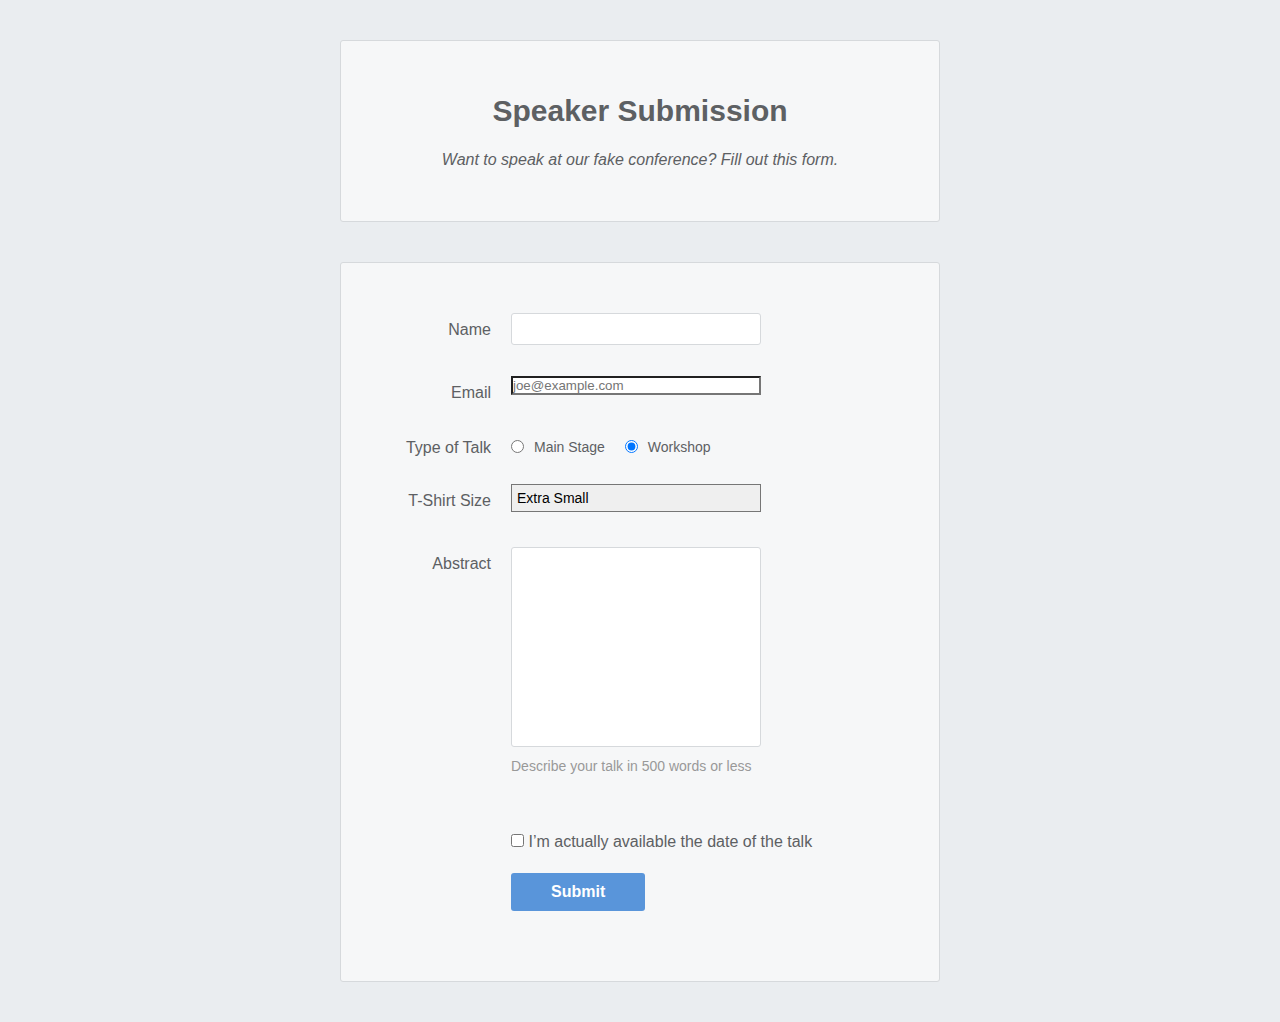
<file: form/form.html>
<html lang='en'>
  <head>
    <meta charset='UTF-8'/>
    <title>Speaker Submission</title>
    <link rel='stylesheet' href='styles.css'/>
  </head>
  <body>
    <header class='speaker-form-header'>
      <h1>Speaker Submission</h1>
      <p><em>Want to speak at our fake conference? Fill out
        this form.</em></p>
    </header>
    <form action='' method='get' class='speaker-form'>

      <div class='form-row'>
        <label for='full-name'>Name</label>
        <input id='full-name' name='full-name' type='text'/>
      </div>

      <div class='form-row'>
        <label for='email'>Email</label>
        <input id='email'
               name='email'
               type='email'
               placeholder='joe@example.com'/>
      </div>

      <fieldset class='legacy-form-row'>
        <legend>Type of Talk</legend>
        <input id='talk-type-1'
               name='talk-type'
               type='radio'
               value='main-stage' />
        <label for='talk-type-1' class='radio-label'>Main Stage</label>
        <input id='talk-type-2'
               name='talk-type'
               type='radio'
               value='workshop'
               checked />
        <label for='talk-type-2' class='radio-label'>Workshop</label>
      </fieldset>

      <div class='form-row'>
        <label for='t-shirt'>T-Shirt Size</label>
        <select id='t-shirt' name='t-shirt'>
          <option value='xs'>Extra Small</option>
          <option value='s'>Small</option>
          <option value='m'>Medium</option>
          <option value='l'>Large</option>
        </select>
      </div>

      <div class='form-row'>
        <label for='abstract'>Abstract</label>
        <textarea id='abstract' name='abstract'></textarea>
        <div class='instructions'>Describe your talk in 500 words or less</div>
      </div>

      <div class='form-row'>
        <label class='checkbox-label' for='available'>
        <input id='available'
               name='available'
               type='checkbox'
               value='is-available'/>
        <span>I’m actually available the date of the talk</span>
        </label>
      </div>

      <div class='form-row'>
        <button>Submit</button>
      </div>
    </form>
  </body>
</html>
</file>
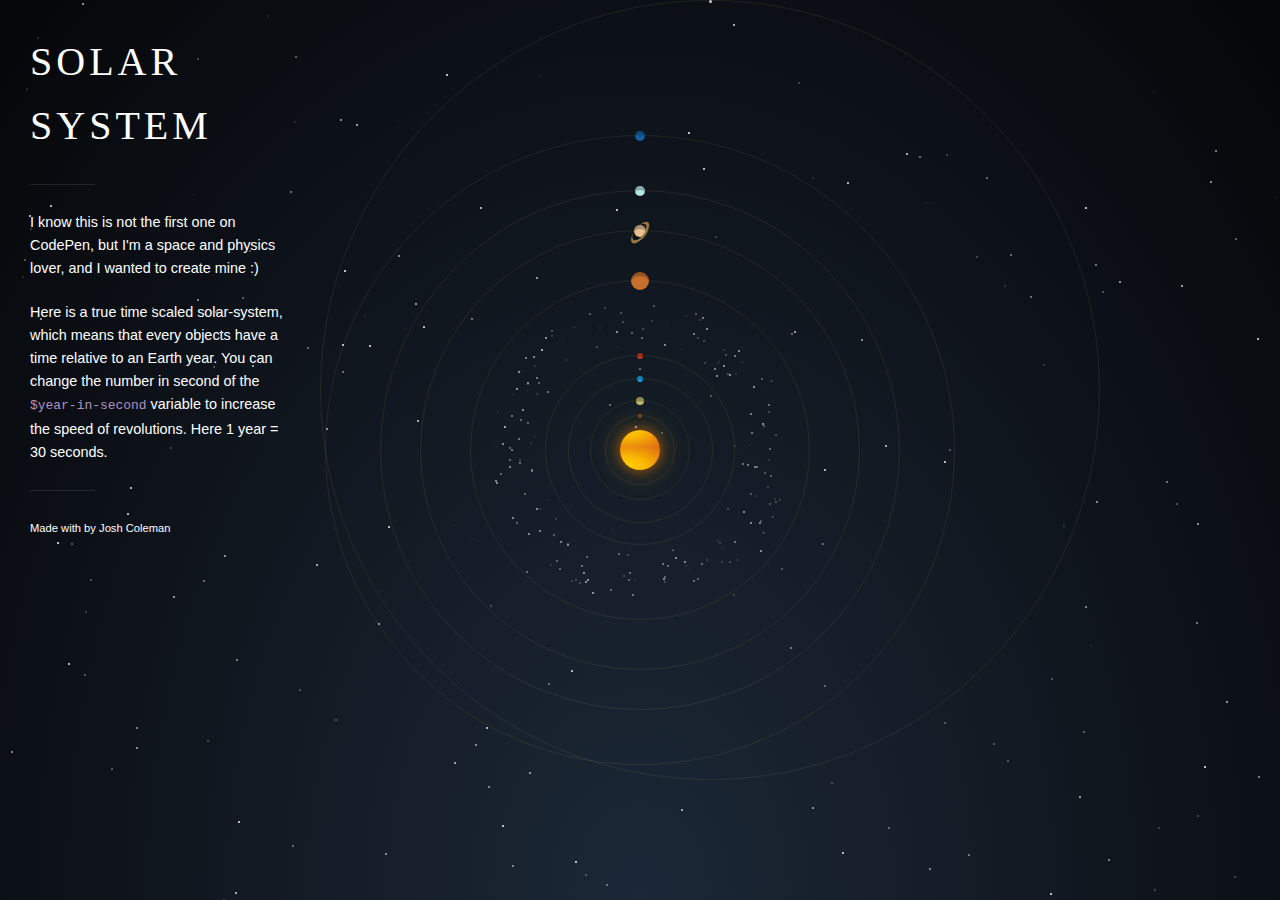
<file: solar/solar.html>
<!DOCTYPE html>
<html lang='en'>
  <head>
    <meta charset='UTF-8'/>
    <title>Not The Mustard</title>
    <link rel="apple-touch-icon" sizes="180x180" href="favicons/apple-touch-icon.png">
    <link rel="icon" type="image/png" sizes="32x32" href="favicons/favicon-32x32.png">
    <link rel="icon" type="image/png" sizes="16x16" href="favicons/favicon-16x16.png">
    <link rel="manifest" href="favicons/site.webmanifest">
    <link rel="mask-icon" href="favicons/safari-pinned-tab.svg" color="#5bbad5">
    <meta name="msapplication-TileColor" content="#da532c">
    <meta name="theme-color" content="#ffffff">
    <link rel='stylesheet' type="text/css" href='styles.css'/>
  </head>
  <body>
      <div class='description'>
        <h1>Solar System</h1>
        <hr>
        <p>
          I know this is not the first one on CodePen, but I'm a space and physics lover, and I wanted to create mine :)
        </p>
        <p>
          Here is a true time scaled solar-system, which means that every objects have a time relative to an Earth year.
          You can change the number in second of the
          <br>
          <code>$year-in-second</code>
          variable to increase the speed of revolutions. Here 1 year = 30 seconds.
        </p>
        <p class='hide'>
          Note the css tricks for the Saturn rings (box-shadow) and reverse animation to compensate the orbit.
        </p>
        <hr>
        <p class='author'>
          Made with
          <i class='fa fa-heart'></i>
          by Josh Coleman
        </p>
      </div>
      <div class='solar-syst'>
        <div class='sun'></div>
        <div class='mercury'></div>
        <div class='venus'></div>
        <div class='earth'></div>
        <div class='mars'></div>
        <div class='jupiter'></div>
        <div class='saturn'></div>
        <div class='uranus'></div>
        <div class='neptune'></div>
        <div class='pluto'></div>
        <div class='asteroids-belt'></div>
      </div>
</body>
</html>
</file>
<file: form/styles.css>
* {
  margin: 0;
  padding: 0;
  box-sizing: border-box;
}

body {
  color: #5D6063;
  background-color: #EAEDF0;
  font-family: "Helvetica", "Arial", sans-serif;
  font-size: 16px;
  line-height: 1.3;

  display: flex;
  flex-direction: column;
  align-items: center;
}

.speaker-form-header {
  text-align: center;
  background-color: #F6F7F8;
  border: 1px solid #D6D9DC;
  border-radius: 3px;

  width: 80%;
  margin: 40px 0;
  padding: 50px;
}

.speaker-form-header h1 {
  font-size: 30px;
  margin-bottom: 20px;
}

.speaker-form {
  background-color: #F6F7F8;
  border: 1px solid #D6D9DC;
  border-radius: 3px;

  width: 80%;
  padding: 50px;
  margin: 0 0 40px 0;
}

.form-row {
  margin-bottom: 40px;
  display: flex;
  justify-content: flex-start;
  flex-direction: column;
  flex-wrap: wrap;
}

.form-row input[type='text'] {
  background-color: #FFFFFF;
  border: 1px solid #D6D9DC;
  border-radius: 3px;
  width: 100%;
  padding: 7px;
  font-size: 14px;
}

.form-row label {
  margin-bottom: 15px;
}

/* Change this rule */
.form-row input[type='text'] {
  background-color: #FFFFFF;
  /* ... */
}

/* To have another selector */
.form-row input[type='text'],
.form-row input[type='email'] {
  background-color: #FFFFFF;
  /* ... */
}

.form-row input[type='text']:invalid,
.form-row input[type='email']:invalid {
  border: 1px solid #D55C5F;
  color: #D55C5F;
  box-shadow: none; /* Remove default red glow in Firefox */
}

.legacy-form-row {
  border: none;
  margin-bottom: 40px;
}

.legacy-form-row legend {
  margin-bottom: 15px;
}

.legacy-form-row .radio-label {
  display: block;
  font-size: 14px;
  padding: 0 20px 0 10px;
}

.legacy-form-row input[type='radio'] {
  margin-top: 2px;
}

.legacy-form-row .radio-label,
.legacy-form-row input[type='radio'] {
  float: left;
}

.form-row select {
  width: 100%;
  padding: 5px;
  font-size: 14px;            /* This won't work in Chrome or Safari */
  -webkit-appearance: none;   /* This will make it work */

}

.form-row textarea {
  font-family: "Helvetica", "Arial", sans-serif;
  font-size: 14px;

  border: 1px solid #D6D9DC;
  border-radius: 3px;

  min-height: 200px;
  margin-bottom: 10px;
  padding: 7px;
  resize: none;
}

.form-row .instructions {
  color: #999999;
  font-size: 14px;
  margin-bottom: 30px;
}

.form-row .checkbox-label {
  margin-bottom: 0;
}

.form-row button {
  font-size: 16px;
  font-weight: bold;

  color: #FFFFFF;
  background-color: #5995DA;

  border: none;
  border-radius: 3px;

  padding: 10px 40px;
  cursor: pointer;
}

.form-row button:hover {
  background-color: #76AEED;
}

.form-row button:active {
  background-color: #407FC7;
}

@media only screen and (min-width: 700px) {
  .speaker-form-header,
  .speaker-form {
    width: 600px;
  }
  .form-row {
    flex-direction: row;
    align-items: flex-start; /* To avoid stretching */
    margin-bottom: 20px;
  }
  .form-row input[type='text'] {
    width: 250px;
    height: initial;
  }
  .form-row label {
    text-align: right;
    width: 120px;
    margin-top: 7px;
    padding-right: 20px;
  }
  .form-row input[type='text'],
  .form-row input[type='email'],    /* Add */
  .form-row select,                 /* These */
  .form-row textarea {              /* Selectors */
    width: 250px;
    height: initial;
  }
  .legacy-form-row {
    margin-bottom: 10px;
  }
  .legacy-form-row legend {
    width: 120px;
    text-align: right;
    padding-right: 20px;
  }
  .legacy-form-row legend {
    float: left;
  }
  .form-row .instructions {
    margin-left: 120px;
  }
  .form-row .checkbox-label {
  margin-left: 120px;
  width: auto;
  }
  .form-row button {
  margin-left: 120px;
  }
}
</file>
<file: solar/styles.css>
/*
  Malik Dellidj - @Dathink

  Solar System orbit animation true time scaled

  Revolution of planets in earth days (from Wikipedia)
  Mercury : ~87,5 days
  Venus : ~224,7 days
  Earth : ~365,2563 days
    + Moon : ~27,3216 days (around earth)
  Mars : ~687 days (~1,8 year)
  Jupiter : ~4 331 days (~12 years)
  Saturn : ~10 747 days (~30 years)
  Uranus : ~30 589 days (~84 years)
  Neptune : ~59 802 days (~165 years)
  Pluto : ~90 580 days (~248 years)
*/
*, *:before, *:after {
  padding: 0;
  margin: 0;
  box-sizing: border-box;
}

html, body {
  height: 100%;
  width: 100%;
}

body {
  font: normal 1em/1.45em "Helvetica Neue", Helvetica, Arial, sans-serif;
  -webkit-font-smoothing: antialiased;
  color: #fff;
  background: radial-gradient(ellipse at bottom, #1C2837 0%, #050608 100%);
  background-attachment: fixed;
}

h1 {
  font-weight: 300;
  font-size: 2.5em;
  text-transform: uppercase;
  font-family: Lato;
  line-height: 1.6em;
  letter-spacing: 0.1em;
}

.description {
  padding: 30px;
  position: absolute;
  top: 0;
  left: 0;
  width: 25%;
  z-index: 999;
}
.description p {
  font-size: 0.9em;
}
.description p + p {
  margin-top: 20px;
}
.description p.author {
  font-size: 0.7em;
}
.description p.author .fa-heart {
  color: #860014;
}

hr {
  margin: 26px 0;
  border: 0;
  border-top: 1px solid white;
  background: transparent;
  width: 25%;
  opacity: 0.1;
}

code {
  color: #ae94c0;
  font-family: Menlo, Monaco, Consolas, "Courier New", monospace;
  font-size: 0.9em;
}

.solar-syst {
  margin: 0 auto;
  width: 100%;
  height: 100%;
  position: relative;
}

.solar-syst:after {
  content: "";
  position: absolute;
  height: 2px;
  width: 2px;
  top: -2px;
  background: white;
  box-shadow: 471px 320px 0 0px rgba(255, 255, 255, 0.547) , 1176px 505px 0 0px rgba(255,255,255, 0.333) , 525px 1643px 0 0px rgba(255,255,255, 0.497) , 164px 1089px 0 0px rgba(255,255,255, 0.881) , 514px 1411px 0 0px rgba(255,255,255, 0.358) , 85px 613px 0 0px rgba(255,255,255, 0.226) , 616px 211px 0 0px rgba(255,255,255, 0.984) , 84px 676px 0 0px rgba(255,255,255, 0.397) , 1052px 1396px 0 0px rgba(255,255,255, 0.413) , 1441px 1600px 0 0px rgba(255,255,255, 0.899) , 356px 126px 0 0px rgba(255,255,255, 0.789) , 512px 867px 0 0px rgba(255,255,255, 0.622) , 199px 1553px 0 0px rgba(255,255,255, 0.126) , 1570px 1265px 0 0px rgba(255,255,255, 0.37) , 1124px 1646px 0 0px rgba(255,255,255, 0.733) , 1256px 1037px 0 0px rgba(255,255,255, 0.415) , 931px 1076px 0 0px rgba(255,255,255, 0.672) , 236px 661px 0 0px rgba(255,255,255, 0.582) , 122px 338px 0 0px rgba(255,255,255, 0.602) , 1187px 21px 0 0px rgba(255,255,255, 0.022) , 242px 299px 0 0px rgba(255,255,255, 0.439) , 294px 123px 0 0px rgba(255,255,255, 0.151) , 1005px 1778px 0 0px rgba(255,255,255, 0.543) , 395px 1199px 0 0px rgba(255,255,255, 0.821) , 1537px 367px 0 0px rgba(255,255,255, 0.327) , 982px 982px 0 0px rgba(255,255,255, 0.939) , 599px 1713px 0 0px rgba(255,255,255, 0.033) , 28px 1468px 0 0px rgba(255,255,255, 0.237) , 968px 856px 0 0px rgba(255,255,255, 0.535) , 1359px 662px 0 0px rgba(255,255,255, 0.031) , 615px 1443px 0 0px rgba(255,255,255, 0.67) , 304px 1589px 0 0px rgba(255,255,255, 0.854) , 1000px 1210px 0 0px rgba(255,255,255, 0.947) , 53px 385px 0 0px rgba(255,255,255, 0.34) , 1301px 37px 0 0px rgba(255,255,255, 0.993) , 229px 1790px 0 0px rgba(255,255,255, 0.747) , 714px 1654px 0 0px rgba(255,255,255, 0.882) , 885px 447px 0 0px rgba(255,255,255, 0.849) , 1698px 578px 0 0px rgba(255,255,255, 0.372) , 910px 1143px 0 0px rgba(255,255,255, 0.519) , 1588px 1167px 0 0px rgba(255,255,255, 0.56) , 913px 1116px 0 0px rgba(255,255,255, 0.247) , 1408px 1426px 0 0px rgba(255,255,255, 0.981) , 1175px 1261px 0 0px rgba(255,255,255, 0.61) , 340px 121px 0 0px rgba(255,255,255, 0.685) , 831px 784px 0 0px rgba(255,255,255, 0.244) , 702px 319px 0 0px rgba(255,255,255, 0.601) , 483px 1572px 0 0px rgba(255,255,255, 0.208) , 335px 721px 0 0px rgba(255,255,255, 0.333) , 1523px 1400px 0 0px rgba(255,255,255, 0.11) , 397px 122px 0 0px rgba(255,255,255, 0.047) , 1648px 1246px 0 0px rgba(255,255,255, 0.681) , 1742px 771px 0 0px rgba(255,255,255, 0.029) , 1410px 1278px 0 0px rgba(255,255,255, 0.649) , 1646px 706px 0 0px rgba(255,255,255, 0.848) , 1055px 1679px 0 0px rgba(255,255,255, 0.144) , 1356px 169px 0 0px rgba(255,255,255, 0.844) , 28px 1778px 0 0px rgba(255,255,255, 0.798) , 585px 876px 0 0px rgba(255,255,255, 0.311) , 526px 573px 0 0px rgba(255,255,255, 0.482) , 1181px 287px 0 0px rgba(255,255,255, 0.812) , 389px 1479px 0 0px rgba(255,255,255, 0.742) , 1294px 137px 0 0px rgba(255,255,255, 0.154) , 292px 847px 0 0px rgba(255,255,255, 0.501) , 1324px 102px 0 0px rgba(255,255,255, 0.133) , 130px 1054px 0 0px rgba(255,255,255, 0.291) , 606px 886px 0 0px rgba(255,255,255, 0.476) , 1757px 1617px 0 0px rgba(255,255,255, 0.229) , 1616px 287px 0 0px rgba(255,255,255, 0.117) , 213px 368px 0 0px rgba(255,255,255, 0.312) , 58px 1290px 0 0px rgba(255,255,255, 0.417) , 1090px 647px 0 0px rgba(255,255,255, 0.114) , 1418px 1682px 0 0px rgba(255,255,255, 0.834) , 1119px 283px 0 0px rgba(255,255,255, 0.732) , 929px 870px 0 0px rgba(255,255,255, 0.62) , 1108px 861px 0 0px rgba(255,255,255, 0.615) , 1511px 1582px 0 0px rgba(255,255,255, 0.121) , 82px 5px 0 0px rgba(255,255,255, 0.74) , 1399px 58px 0 0px rgba(255,255,255, 0.02) , 1002px 1651px 0 0px rgba(255,255,255, 0.115) , 575px 863px 0 0px rgba(255,255,255, 0.972) , 1321px 1651px 0 0px rgba(255,255,255, 0.644) , 1640px 83px 0 0px rgba(255,255,255, 0.797) , 710px 397px 0 0px rgba(255,255,255, 0.345) , 1787px 1179px 0 0px rgba(255,255,255, 0.96) , 1061px 1204px 0 0px rgba(255,255,255, 0.708) , 1357px 869px 0 0px rgba(255,255,255, 0.559) , 1070px 1693px 0 0px rgba(255,255,255, 0.977) , 1736px 1599px 0 0px rgba(255,255,255, 0.363) , 226px 997px 0 0px rgba(255,255,255, 0.619) , 262px 1395px 0 0px rgba(255,255,255, 0.42) , 191px 196px 0 0px rgba(255,255,255, 0.071) , 1522px 1483px 0 0px rgba(255,255,255, 0.562) , 1157px 963px 0 0px rgba(255,255,255, 0.387) , 169px 1074px 0 0px rgba(255,255,255, 0.076) , 1364px 346px 0 0px rgba(255,255,255, 0.676) , 1202px 1495px 0 0px rgba(255,255,255, 0.931) , 833px 1533px 0 0px rgba(255,255,255, 0.772) , 1379px 1023px 0 0px rgba(255,255,255, 0.485) , 64px 1303px 0 0px rgba(255,255,255, 0.73) , 681px 811px 0 0px rgba(255,255,255, 0.804) , 223px 901px 0 0px rgba(255,255,255, 0.265) , 784px 1204px 0 0px rgba(255,255,255, 0.003) , 1397px 606px 0 0px rgba(255,255,255, 0.423) , 1673px 1780px 0 0px rgba(255,255,255, 0.36) , 1567px 1497px 0 0px rgba(255,255,255, 0.922) , 1529px 665px 0 0px rgba(255,255,255, 0.774) , 326px 430px 0 0px rgba(255,255,255, 0.682) , 655px 919px 0 0px rgba(255,255,255, 0.989) , 613px 1397px 0 0px rgba(255,255,255, 0.513) , 1489px 505px 0 0px rgba(255,255,255, 0.091) , 130px 489px 0 0px rgba(255,255,255, 0.882) , 1275px 198px 0 0px rgba(255,255,255, 0.065) , 197px 60px 0 0px rgba(255,255,255, 0.328) , 812px 179px 0 0px rgba(255,255,255, 0.142) , 733px 596px 0 0px rgba(255,255,255, 0.21) , 1189px 1722px 0 0px rgba(255,255,255, 0.977) , 944px 463px 0 0px rgba(255,255,255, 0.934) , 1782px 497px 0 0px rgba(255,255,255, 0.335) , 385px 855px 0 0px rgba(255,255,255, 0.654) , 1288px 462px 0 0px rgba(255,255,255, 0.511) , 1083px 733px 0 0px rgba(255,255,255, 0.416) , 1378px 216px 0 0px rgba(255,255,255, 0.428) , 365px 1391px 0 0px rgba(255,255,255, 0.576) , 295px 58px 0 0px rgba(255,255,255, 0.424) , 1427px 635px 0 0px rgba(255,255,255, 0.269) , 974px 1652px 0 0px rgba(255,255,255, 0.541) , 847px 184px 0 0px rgba(255,255,255, 0.895) , 729px 1277px 0 0px rgba(255,255,255, 0.793) , 26px 90px 0 0px rgba(255,255,255, 0.155) , 1234px 878px 0 0px rgba(255,255,255, 0.268) , 1030px 298px 0 0px rgba(255,255,255, 0.52) , 238px 823px 0 0px rgba(255,255,255, 0.944) , 453px 527px 0 0px rgba(255,255,255, 0.066) , 1170px 1399px 0 0px rgba(255,255,255, 0.369) , 1079px 798px 0 0px rgba(255,255,255, 0.745) , 1781px 758px 0 0px rgba(255,255,255, 0.43) , 609px 406px 0 0px rgba(255,255,255, 0.506) , 1584px 1294px 0 0px rgba(255,255,255, 0.893) , 592px 1779px 0 0px rgba(255,255,255, 0.883) , 29px 1197px 0 0px rgba(255,255,255, 0.449) , 1405px 1001px 0 0px rgba(255,255,255, 0.759) , 541px 351px 0 0px rgba(255,255,255, 0.846) , 600px 1355px 0 0px rgba(255,255,255, 0.841) , 1601px 100px 0 0px rgba(255,255,255, 0.376) , 831px 1772px 0 0px rgba(255,255,255, 0.745) , 790px 649px 0 0px rgba(255,255,255, 0.519) , 471px 540px 0 0px rgba(255,255,255, 0.088) , 1329px 275px 0 0px rgba(255,255,255, 0.932) , 1768px 1223px 0 0px rgba(255,255,255, 0.022) , 490px 607px 0 0px rgba(255,255,255, 0.282) , 1767px 1340px 0 0px rgba(255,255,255, 0.524) , 703px 170px 0 0px rgba(255,255,255, 0.934) , 307px 349px 0 0px rgba(255,255,255, 0.499) , 1373px 339px 0 0px rgba(255,255,255, 0.876) , 727px 1522px 0 0px rgba(255,255,255, 0.892) , 1472px 1549px 0 0px rgba(255,255,255, 0.057) , 620px 1618px 0 0px rgba(255,255,255, 0.408) , 235px 894px 0 0px rgba(255,255,255, 0.854) , 1014px 1572px 0 0px rgba(255,255,255, 0.059) , 741px 1348px 0 0px rgba(255,255,255, 0.272) , 563px 1095px 0 0px rgba(255,255,255, 0.358) , 215px 313px 0 0px rgba(255,255,255, 0.494) , 364px 317px 0 0px rgba(255,255,255, 0.112) , 1648px 472px 0 0px rgba(255,255,255, 0.7) , 20px 974px 0 0px rgba(255,255,255, 0.218) , 1096px 503px 0 0px rgba(255,255,255, 0.656) , 1102px 293px 0 0px rgba(255,255,255, 0.361) , 357px 1622px 0 0px rgba(255,255,255, 0.523) , 669px 1068px 0 0px rgba(255,255,255, 0.047) , 958px 1789px 0 0px rgba(255,255,255, 0.969) , 635px 428px 0 0px rgba(255,255,255, 0.729) , 798px 84px 0 0px rgba(255,255,255, 0.26) , 1188px 1647px 0 0px rgba(255,255,255, 0.215) , 592px 594px 0 0px rgba(255,255,255, 0.694) , 1334px 609px 0 0px rgba(255,255,255, 0.839) , 826px 1236px 0 0px rgba(255,255,255, 0.98) , 1108px 1060px 0 0px rgba(255,255,255, 0.783) , 1316px 851px 0 0px rgba(255,255,255, 0.246) , 1258px 778px 0 0px rgba(255,255,255, 0.605) , 824px 687px 0 0px rgba(255,255,255, 0.448) , 486px 729px 0 0px rgba(255,255,255, 0.883) , 1373px 4px 0 0px rgba(255,255,255, 0.371) , 431px 917px 0 0px rgba(255,255,255, 0.412) , 585px 1777px 0 0px rgba(255,255,255, 0.23) , 986px 179px 0 0px rgba(255,255,255, 0.49) , 842px 854px 0 0px rgba(255,255,255, 0.946) , 720px 1726px 0 0px rgba(255,255,255, 0.786) , 205px 1692px 0 0px rgba(255,255,255, 0.659) , 1104px 1128px 0 0px rgba(255,255,255, 0.424) , 1120px 1350px 0 0px rgba(255,255,255, 0.415) , 272px 1169px 0 0px rgba(255,255,255, 0.515) , 71px 545px 0 0px rgba(255,255,255, 0.398) , 768px 1689px 0 0px rgba(255,255,255, 0.361) , 861px 341px 0 0px rgba(255,255,255, 0.677) , 1154px 891px 0 0px rgba(255,255,255, 0.286) , 1226px 703px 0 0px rgba(255,255,255, 0.724) , 50px 207px 0 0px rgba(255,255,255, 0.938) , 11px 753px 0 0px rgba(255,255,255, 0.674) , 673px 1257px 0 0px rgba(255,255,255, 0.927) , 1515px 1602px 0 0px rgba(255,255,255, 0.328) , 40px 320px 0 0px rgba(255,255,255, 0.758) , 612px 531px 0 0px rgba(255,255,255, 0.07) , 822px 545px 0 0px rgba(255,255,255, 0.44) , 1499px 971px 0 0px rgba(255,255,255, 0.22) , 1719px 394px 0 0px rgba(255,255,255, 0.828) , 533px 358px 0 0px rgba(255,255,255, 0.625) , 1063px 527px 0 0px rgba(255,255,255, 0.182) , 1561px 743px 0 0px rgba(255,255,255, 0.957) , 22px 278px 0 0px rgba(255,255,255, 0.185) , 1596px 95px 0 0px rgba(255,255,255, 0.001) , 61px 1634px 0 0px rgba(255,255,255, 0.615) , 616px 1569px 0 0px rgba(255,255,255, 0.941) , 1760px 755px 0 0px rgba(255,255,255, 0.194) , 1752px 114px 0 0px rgba(255,255,255, 0.513) , 57px 544px 0 0px rgba(255,255,255, 0.983) , 844px 1676px 0 0px rgba(255,255,255, 0.383) , 1108px 1112px 0 0px rgba(255,255,255, 0.551) , 1453px 1480px 0 0px rgba(255,255,255, 0.565) , 1210px 183px 0 0px rgba(255,255,255, 0.679) , 1011px 1305px 0 0px rgba(255,255,255, 0.343) , 1158px 829px 0 0px rgba(255,255,255, 0.245) , 993px 745px 0 0px rgba(255,255,255, 0.357) , 1050px 895px 0 0px rgba(255,255,255, 0.984) , 325px 970px 0 0px rgba(255,255,255, 0.149) , 1459px 1436px 0 0px rgba(255,255,255, 0.548) , 136px 729px 0 0px rgba(255,255,255, 0.602) , 646px 1092px 0 0px rgba(255,255,255, 0.414) , 715px 238px 0 0px rgba(255,255,255, 0.247) , 1536px 294px 0 0px rgba(255,255,255, 0.773) , 629px 1252px 0 0px rgba(255,255,255, 0.519) , 976px 258px 0 0px rgba(255,255,255, 0.262) , 540px 77px 0 0px rgba(255,255,255, 0.09) , 378px 625px 0 0px rgba(255,255,255, 0.71) , 718px 1766px 0 0px rgba(255,255,255, 0.015) , 1503px 696px 0 0px rgba(255,255,255, 0.137) , 570px 1437px 0 0px rgba(255,255,255, 0.733) , 1755px 944px 0 0px rgba(255,255,255, 0.155) , 1416px 99px 0 0px rgba(255,255,255, 0.463) , 585px 239px 0 0px rgba(255,255,255, 0.025) , 175px 1095px 0 0px rgba(255,255,255, 0.132) , 829px 1066px 0 0px rgba(255,255,255, 0.947) , 227px 1280px 0 0px rgba(255,255,255, 0.713) , 791px 335px 0 0px rgba(255,255,255, 0.45) , 730px 1438px 0 0px rgba(255,255,255, 0.508) , 1363px 1116px 0 0px rgba(255,255,255, 0.049) , 1776px 624px 0 0px rgba(255,255,255, 0.988) , 423px 328px 0 0px rgba(255,255,255, 0.943) , 1409px 1046px 0 0px rgba(255,255,255, 0.52) , 1562px 1px 0 0px rgba(255,255,255, 0.403) , 1010px 256px 0 0px rgba(255,255,255, 0.483) , 480px 209px 0 0px rgba(255,255,255, 0.881) , 207px 742px 0 0px rgba(255,255,255, 0.323) , 1051px 680px 0 0px rgba(255,255,255, 0.347) , 1018px 1608px 0 0px rgba(255,255,255, 0.847) , 1197px 525px 0 0px rgba(255,255,255, 0.721) , 990px 1618px 0 0px rgba(255,255,255, 0.31) , 68px 665px 0 0px rgba(255,255,255, 0.896) , 1196px 624px 0 0px rgba(255,255,255, 0.575) , 595px 1107px 0 0px rgba(255,255,255, 0.842) , 293px 913px 0 0px rgba(255,255,255, 0.108) , 37px 39px 0 0px rgba(255,255,255, 0.17) , 290px 193px 0 0px rgba(255,255,255, 0.5) , 388px 528px 0 0px rgba(255,255,255, 0.944) , 690px 1172px 0 0px rgba(255,255,255, 0.257) , 1720px 839px 0 0px rgba(255,255,255, 0.292) , 203px 582px 0 0px rgba(255,255,255, 0.502) , 1095px 266px 0 0px rgba(255,255,255, 0.558) , 1582px 152px 0 0px rgba(255,255,255, 0.761) , 525px 1004px 0 0px rgba(255,255,255, 0.278) , 1518px 125px 0 0px rgba(255,255,255, 0.736) , 345px 1448px 0 0px rgba(255,255,255, 0.785) , 1579px 833px 0 0px rgba(255,255,255, 0.326) , 1725px 1416px 0 0px rgba(255,255,255, 0.584) , 1180px 1512px 0 0px rgba(255,255,255, 0.666) , 1438px 1454px 0 0px rgba(255,255,255, 0.794) , 661px 434px 0 0px rgba(255,255,255, 0.36) , 455px 1687px 0 0px rgba(255,255,255, 0.138) , 1066px 1119px 0 0px rgba(255,255,255, 0.677) , 1166px 483px 0 0px rgba(255,255,255, 0.531) , 1153px 93px 0 0px rgba(255,255,255, 0.102) , 906px 1457px 0 0px rgba(255,255,255, 0.582) , 1215px 152px 0 0px rgba(255,255,255, 0.595) , 1580px 779px 0 0px rgba(255,255,255, 0.657) , 1383px 1117px 0 0px rgba(255,255,255, 0.797) , 1003px 1372px 0 0px rgba(255,255,255, 0.666) , 1155px 1559px 0 0px rgba(255,255,255, 1) , 882px 1682px 0 0px rgba(255,255,255, 0.41) , 1079px 1596px 0 0px rgba(255,255,255, 0.914) , 1004px 287px 0 0px rgba(255,255,255, 0.171) , 315px 1019px 0 0px rgba(255,255,255, 0.836) , 263px 1516px 0 0px rgba(255,255,255, 0.482) , 1085px 1133px 0 0px rgba(255,255,255, 0.471) , 1355px 1456px 0 0px rgba(255,255,255, 0.628) , 654px 1753px 0 0px rgba(255,255,255, 0.002) , 346px 1105px 0 0px rgba(255,255,255, 0.011) , 316px 566px 0 0px rgba(255,255,255, 0.818) , 1680px 93px 0 0px rgba(255,255,255, 0.781) , 1537px 844px 0 0px rgba(255,255,255, 0.131) , 781px 570px 0 0px rgba(255,255,255, 0.314) , 488px 788px 0 0px rgba(255,255,255, 0.598) , 257px 1679px 0 0px rgba(255,255,255, 0.829) , 91px 1139px 0 0px rgba(255,255,255, 0.32) , 1767px 439px 0 0px rgba(255,255,255, 0.412) , 1779px 985px 0 0px rgba(255,255,255, 0.997) , 653px 307px 0 0px rgba(255,255,255, 0.361) , 111px 770px 0 0px rgba(255,255,255, 0.361) , 1375px 88px 0 0px rgba(255,255,255, 0.729) , 299px 691px 0 0px rgba(255,255,255, 0.308) , 90px 581px 0 0px rgba(255,255,255, 0.363) , 1511px 1047px 0 0px rgba(255,255,255, 0.959) , 722px 1271px 0 0px rgba(255,255,255, 0.417) , 1699px 1589px 0 0px rgba(255,255,255, 0.844) , 751px 434px 0 0px rgba(255,255,255, 0.537) , 1244px 1758px 0 0px rgba(255,255,255, 0.153) , 510px 1214px 0 0px rgba(255,255,255, 0.603) , 787px 1469px 0 0px rgba(255,255,255, 0.444) , 140px 1697px 0 0px rgba(255,255,255, 0.58) , 1709px 444px 0 0px rgba(255,255,255, 0.508) , 548px 685px 0 0px rgba(255,255,255, 0.463) , 1451px 327px 0 0px rgba(255,255,255, 0.529) , 1291px 516px 0 0px rgba(255,255,255, 0.194) , 906px 155px 0 0px rgba(255,255,255, 0.892) , 119px 1684px 0 0px rgba(255,255,255, 0.731) , 970px 993px 0 0px rgba(255,255,255, 0.699) , 814px 1533px 0 0px rgba(255,255,255, 0.224) , 342px 346px 0 0px rgba(255,255,255, 0.946) , 1771px 494px 0 0px rgba(255,255,255, 0.147) , 1432px 663px 0 0px rgba(255,255,255, 0.675) , 420px 1448px 0 0px rgba(255,255,255, 0.995) , 398px 257px 0 0px rgba(255,255,255, 0.679) , 1742px 1398px 0 0px rgba(255,255,255, 0.625) , 135px 1627px 0 0px rgba(255,255,255, 0.212) , 152px 309px 0 0px rgba(255,255,255, 0.389) , 1339px 167px 0 0px rgba(255,255,255, 0.919) , 1451px 1733px 0 0px rgba(255,255,255, 0.451) , 794px 333px 0 0px rgba(255,255,255, 0.763) , 117px 1777px 0 0px rgba(255,255,255, 0.117) , 146px 985px 0 0px rgba(255,255,255, 0.758) , 1085px 209px 0 0px rgba(255,255,255, 0.942) , 558px 1641px 0 0px rgba(255,255,255, 0.665) , 1093px 1778px 0 0px rgba(255,255,255, 0.837) , 24px 261px 0 0px rgba(255,255,255, 0.395) , 170px 449px 0 0px rgba(255,255,255, 0.256) , 588px 1019px 0 0px rgba(255,255,255, 0.965) , 1199px 902px 0 0px rgba(255,255,255, 0.305) , 1553px 705px 0 0px rgba(255,255,255, 0.998) , 526px 392px 0 0px rgba(255,255,255, 0.034) , 949px 451px 0 0px rgba(255,255,255, 0.348) , 1630px 382px 0 0px rgba(255,255,255, 0.937) , 605px 1274px 0 0px rgba(255,255,255, 0.145) , 1286px 110px 0 0px rgba(255,255,255, 0.661) , 504px 428px 0 0px rgba(255,255,255, 0.825) , 1138px 1757px 0 0px rgba(255,255,255, 0.135) , 919px 158px 0 0px rgba(255,255,255, 0.502) , 1281px 289px 0 0px rgba(255,255,255, 0.132) , 554px 1717px 0 0px rgba(255,255,255, 0.033) , 1546px 1745px 0 0px rgba(255,255,255, 0.89) , 1043px 366px 0 0px rgba(255,255,255, 0.208) , 267px 17px 0 0px rgba(255,255,255, 0.141) , 1716px 970px 0 0px rgba(255,255,255, 0.446) , 781px 1759px 0 0px rgba(255,255,255, 0.6) , 454px 764px 0 0px rgba(255,255,255, 0.798) , 43px 975px 0 0px rgba(255,255,255, 0.145) , 1243px 1520px 0 0px rgba(255,255,255, 0.872) , 1519px 710px 0 0px rgba(255,255,255, 0.628) , 1255px 1693px 0 0px rgba(255,255,255, 0.099) , 236px 1300px 0 0px rgba(255,255,255, 0.226) , 992px 1614px 0 0px rgba(255,255,255, 0.916) , 1292px 112px 0 0px rgba(255,255,255, 0.994) , 1270px 1546px 0 0px rgba(255,255,255, 0.11) , 1542px 682px 0 0px rgba(255,255,255, 0.733) , 571px 672px 0 0px rgba(255,255,255, 0.881) , 1285px 549px 0 0px rgba(255,255,255, 0.297) , 33px 926px 0 0px rgba(255,255,255, 0.765) , 44px 1553px 0 0px rgba(255,255,255, 0.748) , 1037px 1399px 0 0px rgba(255,255,255, 0.65) , 179px 1656px 0 0px rgba(255,255,255, 0.331) , 1445px 999px 0 0px rgba(255,255,255, 0.386) , 185px 381px 0 0px rgba(255,255,255, 0.261) , 420px 1096px 0 0px rgba(255,255,255, 0.587) , 1085px 608px 0 0px rgba(255,255,255, 0.616) , 224px 557px 0 0px rgba(255,255,255, 0.702) , 83px 1271px 0 0px rgba(255,255,255, 0.912) , 446px 76px 0 0px rgba(255,255,255, 0.961) , 1713px 789px 0 0px rgba(255,255,255, 0.134) , 30px 230px 0 0px rgba(255,255,255, 0.235) , 469px 1098px 0 0px rgba(255,255,255, 0.181) , 1257px 340px 0 0px rgba(255,255,255, 0.913) , 1800px 1488px 0 0px rgba(255,255,255, 0.987) , 536px 279px 0 0px rgba(255,255,255, 0.724) , 1614px 171px 0 0px rgba(255,255,255, 0.531) , 478px 1568px 0 0px rgba(255,255,255, 0.437) , 1062px 1126px 0 0px rgba(255,255,255, 0.341) , 1404px 74px 0 0px rgba(255,255,255, 0.686) , 655px 1558px 0 0px rgba(255,255,255, 0.166) , 191px 1682px 0 0px rgba(255,255,255, 0.475) , 1328px 1601px 0 0px rgba(255,255,255, 0.774) , 1007px 762px 0 0px rgba(255,255,255, 0.334) , 1085px 1173px 0 0px rgba(255,255,255, 0.666) , 1741px 328px 0 0px rgba(255,255,255, 0.898) , 1519px 93px 0 0px rgba(255,255,255, 0.743) , 1631px 1646px 0 0px rgba(255,255,255, 0.391) , 1502px 1282px 0 0px rgba(255,255,255, 0.431) , 747px 1535px 0 0px rgba(255,255,255, 0.573) , 76px 1273px 0 0px rgba(255,255,255, 0.436) , 622px 1519px 0 0px rgba(255,255,255, 0.668) , 1756px 1195px 0 0px rgba(255,255,255, 0.088) , 1799px 1573px 0 0px rgba(255,255,255, 0.411) , 616px 1308px 0 0px rgba(255,255,255, 0.591) , 1197px 817px 0 0px rgba(255,255,255, 0.279) , 1318px 981px 0 0px rgba(255,255,255, 0.39) , 45px 1058px 0 0px rgba(255,255,255, 0.071) , 1190px 1464px 0 0px rgba(255,255,255, 0.11) , 1378px 752px 0 0px rgba(255,255,255, 0.972) , 15px 947px 0 0px rgba(255,255,255, 0.158) , 940px 1684px 0 0px rgba(255,255,255, 0.09) , 927px 204px 0 0px rgba(255,255,255, 0.077) , 418px 1047px 0 0px rgba(255,255,255, 0.148) , 728px 1211px 0 0px rgba(255,255,255, 0.387) , 417px 422px 0 0px rgba(255,255,255, 0.876) , 1436px 1657px 0 0px rgba(255,255,255, 0.356) , 1525px 914px 0 0px rgba(255,255,255, 0.736) , 760px 552px 0 0px rgba(255,255,255, 0.652) , 888px 829px 0 0px rgba(255,255,255, 0.445) , 1235px 240px 0 0px rgba(255,255,255, 0.453) , 29px 217px 0 0px rgba(255,255,255, 0.903) , 782px 1013px 0 0px rgba(255,255,255, 0.878) , 1783px 295px 0 0px rgba(255,255,255, 0.594) , 779px 1123px 0 0px rgba(255,255,255, 0.612) , 1086px 1314px 0 0px rgba(255,255,255, 0.369) , 780px 1782px 0 0px rgba(255,255,255, 0.922) , 944px 724px 0 0px rgba(255,255,255, 0.366) , 1654px 327px 0 0px rgba(255,255,255, 0.7) , 249px 252px 0 0px rgba(255,255,255, 0.333) , 893px 1776px 0 0px rgba(255,255,255, 0.684) , 1697px 170px 0 0px rgba(255,255,255, 0.818) , 252px 367px 0 0px rgba(255,255,255, 0.785) , 202px 1384px 0 0px rgba(255,255,255, 0.991) , 1625px 578px 0 0px rgba(255,255,255, 0.179) , 1647px 354px 0 0px rgba(255,255,255, 0.897) , 1646px 945px 0 0px rgba(255,255,255, 0.553) , 154px 1423px 0 0px rgba(255,255,255, 0.169) , 456px 1145px 0 0px rgba(255,255,255, 0.742) , 1785px 141px 0 0px rgba(255,255,255, 0.174) , 1761px 1413px 0 0px rgba(255,255,255, 0.485) , 342px 373px 0 0px rgba(255,255,255, 0.522) , 173px 598px 0 0px rgba(255,255,255, 0.736) , 1455px 1046px 0 0px rgba(255,255,255, 0.086) , 812px 809px 0 0px rgba(255,255,255, 0.677) , 502px 827px 0 0px rgba(255,255,255, 0.965) , 197px 301px 0 0px rgba(255,255,255, 0.647) , 895px 975px 0 0px rgba(255,255,255, 0.896) , 415px 305px 0 0px rgba(255,255,255, 0.706) , 37px 1243px 0 0px rgba(255,255,255, 0.464) , 1074px 1732px 0 0px rgba(255,255,255, 0.067) , 764px 1652px 0 0px rgba(255,255,255, 0.506) , 1383px 789px 0 0px rgba(255,255,255, 0.236) , 734px 447px 0 0px rgba(255,255,255, 0.142) , 1420px 1679px 0 0px rgba(255,255,255, 0.504) , 403px 1345px 0 0px rgba(255,255,255, 0.175) , 646px 912px 0 0px rgba(255,255,255, 0.379) , 1493px 1164px 0 0px rgba(255,255,255, 0.015) , 733px 26px 0 0px rgba(255,255,255, 0.843) , 518px 1367px 0 0px rgba(255,255,255, 0.577) , 824px 471px 0 0px rgba(255,255,255, 0.903) , 771px 1623px 0 0px rgba(255,255,255, 0.103) , 1401px 1579px 0 0px rgba(255,255,255, 0.433) , 1457px 18px 0 0px rgba(255,255,255, 0.139) , 344px 272px 0 0px rgba(255,255,255, 0.996) , 1261px 1066px 0 0px rgba(255,255,255, 0.089) , 946px 156px 0 0px rgba(255,255,255, 0.251) , 286px 1660px 0 0px rgba(255,255,255, 0.902) , 1542px 620px 0 0px rgba(255,255,255, 0.526) , 824px 955px 0 0px rgba(255,255,255, 0.924) , 49px 1454px 0 0px rgba(255,255,255, 0.624) , 688px 134px 0 0px rgba(255,255,255, 0.989) , 1204px 768px 0 0px rgba(255,255,255, 0.979) , 1px 999px 0 0px rgba(255,255,255, 0.84) , 435px 1609px 0 0px rgba(255,255,255, 0.723) , 639px 1713px 0 0px rgba(255,255,255, 0.639) , 1700px 1304px 0 0px rgba(255,255,255, 0.019) , 369px 347px 0 0px rgba(255,255,255, 0.965) , 1049px 1470px 0 0px rgba(255,255,255, 0.944) , 683px 1131px 0 0px rgba(255,255,255, 0.169) , 995px 1519px 0 0px rgba(255,255,255, 0.413) , 1546px 1546px 0 0px rgba(255,255,255, 0.287) , 1491px 713px 0 0px rgba(255,255,255, 0.271) , 529px 774px 0 0px rgba(255,255,255, 0.716) , 122px 1703px 0 0px rgba(255,255,255, 0.892) , 1500px 153px 0 0px rgba(255,255,255, 0.764) , 1701px 810px 0 0px rgba(255,255,255, 0.333) , 1775px 865px 0 0px rgba(255,255,255, 0.968) , 742px 465px 0 0px rgba(255,255,255, 0.491) , 533px 1020px 0 0px rgba(255,255,255, 0.588) , 982px 1530px 0 0px rgba(255,255,255, 0.285) , 127px 515px 0 0px rgba(255,255,255, 0.91) , 1295px 440px 0 0px rgba(255,255,255, 0.604) , 475px 746px 0 0px rgba(255,255,255, 0.638) , 136px 749px 0 0px rgba(255,255,255, 0.683);
  border-radius: 100px;
}
.solar-syst div {
  border-radius: 1000px;
  top: 50%;
  left: 50%;
  position: absolute;
  z-index: 999;
}
.solar-syst div:not(.sun) {
  border: 1px solid rgba(255, 255, 125, 0.08);
}
.solar-syst div:not(.sun):before {
  left: 50%;
  border-radius: 100px;
  content: "";
  position: absolute;
}
.solar-syst div:not(.asteroids-belt):before {
  box-shadow: inset 0 6px 0 -2px rgba(0, 0, 0, 0.25);
}

.sun {
  background: radial-gradient(ellipse at center, #ffd000 1%, #f9b700 39%, #f9b700 39%, #e06317 100%);
  height: 40px;
  width: 40px;
  margin-top: -20px;
  margin-left: -20px;
  background-clip: padding-box;
  border: 0 !important;
  background-position: -28px -103px;
  background-size: 175%;
  box-shadow: 0 0 10px 2px rgba(255, 107, 0, 0.4), 0 0 22px 11px rgba(255, 203, 0, 0.13);
}

.mercury {
  height: 70px;
  width: 70px;
  margin-top: -35px;
  margin-left: -35px;
  -webkit-animation: orb 7.1867343561s linear infinite;
          animation: orb 7.1867343561s linear infinite;
}
.mercury:before {
  height: 4px;
  width: 4px;
  background: #9f5e26;
  margin-top: -2px;
  margin-left: -2px;
}

.venus {
  height: 100px;
  width: 100px;
  margin-top: -50px;
  margin-left: -50px;
  -webkit-animation: orb 18.4555338265s linear infinite;
          animation: orb 18.4555338265s linear infinite;
}
.venus:before {
  height: 8px;
  width: 8px;
  background: #BEB768;
  margin-top: -4px;
  margin-left: -4px;
}

.earth {
  height: 145px;
  width: 145px;
  margin-top: -72.5px;
  margin-left: -72.5px;
  -webkit-animation: orb 30s linear infinite;
          animation: orb 30s linear infinite;
}
.earth:before {
  height: 6px;
  width: 6px;
  background: #11abe9;
  margin-top: -3px;
  margin-left: -3px;
}
.earth:after {
  position: absolute;
  content: "";
  height: 18px;
  width: 18px;
  left: 50%;
  top: 0px;
  margin-left: -9px;
  margin-top: -9px;
  border-radius: 100px;
  box-shadow: 0 -10px 0 -8px grey;
  -webkit-animation: orb 2.2440352158s linear infinite;
          animation: orb 2.2440352158s linear infinite;
}

.mars {
  height: 190px;
  width: 190px;
  margin-top: -95px;
  margin-left: -95px;
  -webkit-animation: orb 56.4261314589s linear infinite;
          animation: orb 56.4261314589s linear infinite;
}
.mars:before {
  height: 6px;
  width: 6px;
  background: #cf3921;
  margin-top: -3px;
  margin-left: -3px;
}

.jupiter {
  height: 340px;
  width: 340px;
  margin-top: -170px;
  margin-left: -170px;
  -webkit-animation: orb 355.7228171013s linear infinite;
          animation: orb 355.7228171013s linear infinite;
}
.jupiter:before {
  height: 18px;
  width: 18px;
  background: #c76e2a;
  margin-top: -9px;
  margin-left: -9px;
}

.saturn {
  height: 440px;
  width: 440px;
  margin-top: -220px;
  margin-left: -220px;
  -webkit-animation: orb 882.6952471456s linear infinite;
          animation: orb 882.6952471456s linear infinite;
}
.saturn:before {
  height: 12px;
  width: 12px;
  background: #e7c194;
  margin-top: -6px;
  margin-left: -6px;
}
.saturn:after {
  position: absolute;
  content: "";
  height: 2.34%;
  width: 4.676%;
  left: 50%;
  top: 0px;
  transform: rotateZ(-52deg);
  margin-left: -2.3%;
  margin-top: -1.2%;
  border-radius: 50% 50% 50% 50%;
  box-shadow: 0 1px 0 1px #987641, 3px 1px 0 #987641, -3px 1px 0 #987641;
  -webkit-animation: orb 882.6952471456s linear infinite;
          animation: orb 882.6952471456s linear infinite;
  animation-direction: reverse;
  transform-origin: 52% 60%;
}

.uranus {
  height: 520px;
  width: 520px;
  margin-top: -260px;
  margin-left: -260px;
  -webkit-animation: orb 2512.4001967933s linear infinite;
          animation: orb 2512.4001967933s linear infinite;
}
.uranus:before {
  height: 10px;
  width: 10px;
  background: #b5e3e3;
  margin-top: -5px;
  margin-left: -5px;
}

.neptune {
  height: 630px;
  width: 630px;
  margin-top: -315px;
  margin-left: -315px;
  -webkit-animation: orb 4911.7838624549s linear infinite;
          animation: orb 4911.7838624549s linear infinite;
}
.neptune:before {
  height: 10px;
  width: 10px;
  background: #175e9e;
  margin-top: -5px;
  margin-left: -5px;
}

.asteroids-belt {
  opacity: 0.7;
  border-color: transparent !important;
  height: 300px;
  width: 300px;
  margin-top: -150px;
  margin-left: -150px;
  -webkit-animation: orb 179.9558282773s linear infinite;
          animation: orb 179.9558282773s linear infinite;
  overflow: hidden;
}
.asteroids-belt:before {
  top: 50%;
  height: 210px;
  width: 210px;
  margin-left: -105px;
  margin-top: -105px;
  background: transparent;
  border-radius: 140px !important;
  box-shadow: 62px 87px 0 -104px rgba(255, 255, 255, 0.024) , -18px -62px 0 -104px rgba(255,255,255, 0.337) , 23px -28px 0 -104px rgba(255,255,255, 0.355) , -42px -51px 0 -104px rgba(255,255,255, 0.859) , 84px -138px 0 -104px rgba(255,255,255, 0.414) , 33px 100px 0 -104px rgba(255,255,255, 0.651) , 2px -107px 0 -104px rgba(255,255,255, 0.022) , 144px -103px 0 -104px rgba(255,255,255, 0.633) , 46px 48px 0 -104px rgba(255,255,255, 0.817) , -84px 69px 0 -104px rgba(255,255,255, 0.275) , -135px 79px 0 -104px rgba(255,255,255, 0.276) , -50px -136px 0 -104px rgba(255,255,255, 0.542) , -137px 97px 0 -104px rgba(255,255,255, 0.234) , 71px 0px 0 -104px rgba(255,255,255, 0.131) , -123px 72px 0 -104px rgba(255,255,255, 0.146) , -144px 31px 0 -104px rgba(255,255,255, 0.894) , -138px -128px 0 -104px rgba(255,255,255, 0.805) , -142px -38px 0 -104px rgba(255,255,255, 0.146) , 40px -101px 0 -104px rgba(255,255,255, 0.094) , 124px -90px 0 -104px rgba(255,255,255, 0.544) , -14px 102px 0 -104px rgba(255,255,255, 0.211) , 16px 76px 0 -104px rgba(255,255,255, 0.307) , -54px 132px 0 -104px rgba(255,255,255, 0.982) , -140px -86px 0 -104px rgba(255,255,255, 0.346) , -33px 80px 0 -104px rgba(255,255,255, 0.16) , 124px -24px 0 -104px rgba(255,255,255, 0.532) , 56px -136px 0 -104px rgba(255,255,255, 0.527) , -29px 140px 0 -104px rgba(255,255,255, 0.684) , 129px 106px 0 -104px rgba(255,255,255, 0.885) , -111px 123px 0 -104px rgba(255,255,255, 0.086) , 108px 15px 0 -104px rgba(255,255,255, 0.78) , 120px -134px 0 -104px rgba(255,255,255, 0.144) , 125px 23px 0 -104px rgba(255,255,255, 0.513) , 134px -124px 0 -104px rgba(255,255,255, 0.353) , 77px -41px 0 -104px rgba(255,255,255, 0.424) , 6px 90px 0 -104px rgba(255,255,255, 0.532) , -66px -56px 0 -104px rgba(255,255,255, 0.352) , -20px 4px 0 -104px rgba(255,255,255, 0.085) , 25px 132px 0 -104px rgba(255,255,255, 0.363) , 117px 17px 0 -104px rgba(255,255,255, 0.643) , 36px 108px 0 -104px rgba(255,255,255, 0.925) , -1px 100px 0 -104px rgba(255,255,255, 0.387) , 28px -40px 0 -104px rgba(255,255,255, 0.478) , 5px 48px 0 -104px rgba(255,255,255, 0.649) , 86px 23px 0 -104px rgba(255,255,255, 0.412) , 118px -117px 0 -104px rgba(255,255,255, 0.314) , -87px 93px 0 -104px rgba(255,255,255, 0.074) , 68px -69px 0 -104px rgba(255,255,255, 0.121) , 118px -124px 0 -104px rgba(255,255,255, 0.629) , -115px 44px 0 -104px rgba(255,255,255, 0.601) , -84px 6px 0 -104px rgba(255,255,255, 0.127) , -16px -14px 0 -104px rgba(255,255,255, 0.385) , 27px 100px 0 -104px rgba(255,255,255, 0.025) , 9px 114px 0 -104px rgba(255,255,255, 0.039) , 70px -129px 0 -104px rgba(255,255,255, 0.034) , -112px -27px 0 -104px rgba(255,255,255, 0.61) , 89px -136px 0 -104px rgba(255,255,255, 0.669) , 58px 129px 0 -104px rgba(255,255,255, 0.541) , 64px 51px 0 -104px rgba(255,255,255, 0.055) , 6px 86px 0 -104px rgba(255,255,255, 0.16) , 58px -112px 0 -104px rgba(255,255,255, 0.375) , 27px 23px 0 -104px rgba(255,255,255, 0.848) , 50px -35px 0 -104px rgba(255,255,255, 0.307) , -128px -34px 0 -104px rgba(255,255,255, 0.748) , 128px 37px 0 -104px rgba(255,255,255, 0.308) , 144px 86px 0 -104px rgba(255,255,255, 0.823) , -124px -109px 0 -104px rgba(255,255,255, 0.269) , -123px 73px 0 -104px rgba(255,255,255, 0.44) , -128px 0px 0 -104px rgba(255,255,255, 0.776) , -93px -21px 0 -104px rgba(255,255,255, 0.105) , -40px -85px 0 -104px rgba(255,255,255, 0.07) , 3px -121px 0 -104px rgba(255,255,255, 0.37) , -48px 145px 0 -104px rgba(255,255,255, 0.125) , -105px -84px 0 -104px rgba(255,255,255, 0.273) , 12px -32px 0 -104px rgba(255,255,255, 0.709) , -31px 41px 0 -104px rgba(255,255,255, 0.981) , 31px 40px 0 -104px rgba(255,255,255, 0.639) , 140px 50px 0 -104px rgba(255,255,255, 0.469) , -52px 130px 0 -104px rgba(255,255,255, 0.985) , -86px 134px 0 -104px rgba(255,255,255, 0.945) , 42px 61px 0 -104px rgba(255,255,255, 0.822) , -75px 41px 0 -104px rgba(255,255,255, 0.669) , -5px 59px 0 -104px rgba(255,255,255, 0.533) , 63px 81px 0 -104px rgba(255,255,255, 0.672) , -51px 30px 0 -104px rgba(255,255,255, 0.182) , -122px -96px 0 -104px rgba(255,255,255, 0.776) , 77px -86px 0 -104px rgba(255,255,255, 0.116) , -116px -142px 0 -104px rgba(255,255,255, 0.364) , -7px 145px 0 -104px rgba(255,255,255, 0.776) , 7px 93px 0 -104px rgba(255,255,255, 0.631) , 20px 97px 0 -104px rgba(255,255,255, 0.008) , 44px -4px 0 -104px rgba(255,255,255, 0.937) , -35px 47px 0 -104px rgba(255,255,255, 0.22) , 45px 139px 0 -104px rgba(255,255,255, 0.008) , 111px -36px 0 -104px rgba(255,255,255, 0.821) , -66px -123px 0 -104px rgba(255,255,255, 0.186) , 59px 80px 0 -104px rgba(255,255,255, 0.719) , -87px 55px 0 -104px rgba(255,255,255, 0.441) , 86px -95px 0 -104px rgba(255,255,255, 0.445) , -72px 95px 0 -104px rgba(255,255,255, 0.84) , 46px -134px 0 -104px rgba(255,255,255, 0.181) , 46px -78px 0 -104px rgba(255,255,255, 0.718) , 41px -22px 0 -104px rgba(255,255,255, 0.432) , 62px 114px 0 -104px rgba(255,255,255, 0.613) , -49px -14px 0 -104px rgba(255,255,255, 0.148) , 75px 141px 0 -104px rgba(255,255,255, 0.693) , -31px 18px 0 -104px rgba(255,255,255, 0.333) , -66px 25px 0 -104px rgba(255,255,255, 0.958) , -112px -114px 0 -104px rgba(255,255,255, 0.769) , -87px 0px 0 -104px rgba(255,255,255, 0.491) , -16px 126px 0 -104px rgba(255,255,255, 0.39) , 50px 119px 0 -104px rgba(255,255,255, 0.072) , -103px -72px 0 -104px rgba(255,255,255, 0.768) , 126px -59px 0 -104px rgba(255,255,255, 0.068) , 25px 127px 0 -104px rgba(255,255,255, 0.615) , -10px 123px 0 -104px rgba(255,255,255, 0.666) , -81px -37px 0 -104px rgba(255,255,255, 0.423) , -19px 37px 0 -104px rgba(255,255,255, 0.839) , -133px 82px 0 -104px rgba(255,255,255, 0.227) , -123px -61px 0 -104px rgba(255,255,255, 0.995) , 129px 127px 0 -104px rgba(255,255,255, 0.83) , 40px 41px 0 -104px rgba(255,255,255, 0.513) , 37px -64px 0 -104px rgba(255,255,255, 0.636) , 40px 2px 0 -104px rgba(255,255,255, 0.916) , 140px -125px 0 -104px rgba(255,255,255, 0.236) , -8px 22px 0 -104px rgba(255,255,255, 0.957) , 67px 110px 0 -104px rgba(255,255,255, 0.332) , -121px -78px 0 -104px rgba(255,255,255, 0.979) , -35px -142px 0 -104px rgba(255,255,255, 0.34) , -17px -128px 0 -104px rgba(255,255,255, 0.416) , 136px -15px 0 -104px rgba(255,255,255, 0.425) , 89px -91px 0 -104px rgba(255,255,255, 0.062) , -33px -17px 0 -104px rgba(255,255,255, 0.84) , -86px 85px 0 -104px rgba(255,255,255, 0.547) , 31px -7px 0 -104px rgba(255,255,255, 0.188) , -105px -13px 0 -104px rgba(255,255,255, 0.147) , 81px -143px 0 -104px rgba(255,255,255, 0.292) , 90px -75px 0 -104px rgba(255,255,255, 0.953) , -58px 116px 0 -104px rgba(255,255,255, 0.743) , 88px -76px 0 -104px rgba(255,255,255, 0.444) , 112px -116px 0 -104px rgba(255,255,255, 0.032) , -111px -115px 0 -104px rgba(255,255,255, 0.192) , 1px 90px 0 -104px rgba(255,255,255, 0.871) , -102px 108px 0 -104px rgba(255,255,255, 0.025) , -40px -71px 0 -104px rgba(255,255,255, 0.781) , 88px 59px 0 -104px rgba(255,255,255, 0.409) , 54px 131px 0 -104px rgba(255,255,255, 0.674) , -84px 35px 0 -104px rgba(255,255,255, 0.257) , 118px 126px 0 -104px rgba(255,255,255, 0.714) , 1px -10px 0 -104px rgba(255,255,255, 0.56) , -106px -132px 0 -104px rgba(255,255,255, 0.845) , 124px 83px 0 -104px rgba(255,255,255, 0.961) , 120px 73px 0 -104px rgba(255,255,255, 0.866) , -80px 119px 0 -104px rgba(255,255,255, 0.582) , 63px 141px 0 -104px rgba(255,255,255, 0.671) , 39px 58px 0 -104px rgba(255,255,255, 0.471) , 124px 54px 0 -104px rgba(255,255,255, 0.047) , 77px -74px 0 -104px rgba(255,255,255, 0.903) , -122px 129px 0 -104px rgba(255,255,255, 0.708) , 26px 25px 0 -104px rgba(255,255,255, 0.709) , 130px -1px 0 -104px rgba(255,255,255, 0.635) , -60px 133px 0 -104px rgba(255,255,255, 0.376) , 80px 93px 0 -104px rgba(255,255,255, 0.285) , -11px 130px 0 -104px rgba(255,255,255, 0.582) , -16px -63px 0 -104px rgba(255,255,255, 0.343) , 70px -63px 0 -104px rgba(255,255,255, 0.019) , 2px -112px 0 -104px rgba(255,255,255, 0.659) , 44px 80px 0 -104px rgba(255,255,255, 0.587) , 45px 112px 0 -104px rgba(255,255,255, 0.928) , 141px -88px 0 -104px rgba(255,255,255, 0.678) , 94px 19px 0 -104px rgba(255,255,255, 0.984) , 76px -130px 0 -104px rgba(255,255,255, 0.587) , -103px 59px 0 -104px rgba(255,255,255, 0.959) , 1px 51px 0 -104px rgba(255,255,255, 0.834) , 64px -109px 0 -104px rgba(255,255,255, 0.41) , -130px 10px 0 -104px rgba(255,255,255, 0.649) , -129px 142px 0 -104px rgba(255,255,255, 0.396) , -127px 83px 0 -104px rgba(255,255,255, 0.52) , -140px 142px 0 -104px rgba(255,255,255, 0.525) , -45px 0px 0 -104px rgba(255,255,255, 0.07) , -74px -90px 0 -104px rgba(255,255,255, 0.248) , -60px -48px 0 -104px rgba(255,255,255, 0.822) , -95px 128px 0 -104px rgba(255,255,255, 0.495) , -49px 87px 0 -104px rgba(255,255,255, 0.074) , -92px 136px 0 -104px rgba(255,255,255, 0.482) , -139px 64px 0 -104px rgba(255,255,255, 0.91) , 95px 115px 0 -104px rgba(255,255,255, 0.078) , 123px -26px 0 -104px rgba(255,255,255, 0.962) , 75px 133px 0 -104px rgba(255,255,255, 0.686) , 13px -4px 0 -104px rgba(255,255,255, 0.211) , 122px -71px 0 -104px rgba(255,255,255, 0.55) , 113px -98px 0 -104px rgba(255,255,255, 0.233) , -120px -79px 0 -104px rgba(255,255,255, 0.14) , 61px 139px 0 -104px rgba(255,255,255, 0.414) , 90px -60px 0 -104px rgba(255,255,255, 0.014) , -23px 1px 0 -104px rgba(255,255,255, 0.949) , -68px 131px 0 -104px rgba(255,255,255, 0.313) , 92px -121px 0 -104px rgba(255,255,255, 0.313) , 20px 59px 0 -104px rgba(255,255,255, 0.145) , -117px -40px 0 -104px rgba(255,255,255, 0.95) , 26px 6px 0 -104px rgba(255,255,255, 0.059) , 130px 54px 0 -104px rgba(255,255,255, 0.463) , -114px 133px 0 -104px rgba(255,255,255, 0.24) , -63px 107px 0 -104px rgba(255,255,255, 0.013) , 16px 64px 0 -104px rgba(255,255,255, 0.003) , -23px 40px 0 -104px rgba(255,255,255, 0.386) , -121px -11px 0 -104px rgba(255,255,255, 0.758) , -87px 22px 0 -104px rgba(255,255,255, 0.485) , 137px -108px 0 -104px rgba(255,255,255, 0.475) , 27px -126px 0 -104px rgba(255,255,255, 0.109) , -92px -58px 0 -104px rgba(255,255,255, 0.684) , -53px 68px 0 -104px rgba(255,255,255, 0.677) , -53px 107px 0 -104px rgba(255,255,255, 0.59) , -112px -67px 0 -104px rgba(255,255,255, 0.879) , 135px 49px 0 -104px rgba(255,255,255, 0.254) , -35px 83px 0 -104px rgba(255,255,255, 0.862) , 41px 3px 0 -104px rgba(255,255,255, 0.452) , 129px 10px 0 -104px rgba(255,255,255, 0.223) , 24px 129px 0 -104px rgba(255,255,255, 0.929) , 4px 52px 0 -104px rgba(255,255,255, 0.216) , -111px 84px 0 -104px rgba(255,255,255, 0.909) , -89px 115px 0 -104px rgba(255,255,255, 0.227) , -120px 10px 0 -104px rgba(255,255,255, 0.328) , 134px 105px 0 -104px rgba(255,255,255, 0.407) , -45px 25px 0 -104px rgba(255,255,255, 0.979) , 65px -87px 0 -104px rgba(255,255,255, 0.317) , 28px 116px 0 -104px rgba(255,255,255, 0.697) , -33px 78px 0 -104px rgba(255,255,255, 0.564) , -75px 48px 0 -104px rgba(255,255,255, 0.401) , -42px -68px 0 -104px rgba(255,255,255, 0.965) , -35px 16px 0 -104px rgba(255,255,255, 0.651) , -64px 130px 0 -104px rgba(255,255,255, 0.361) , 25px -105px 0 -104px rgba(255,255,255, 0.892) , 96px -76px 0 -104px rgba(255,255,255, 0.201) , 95px 92px 0 -104px rgba(255,255,255, 0.721) , 116px -100px 0 -104px rgba(255,255,255, 0.777) , 67px 2px 0 -104px rgba(255,255,255, 0.511) , 81px 48px 0 -104px rgba(255,255,255, 0.249) , 82px 112px 0 -104px rgba(255,255,255, 0.307) , -39px 75px 0 -104px rgba(255,255,255, 0.386) , 102px -88px 0 -104px rgba(255,255,255, 0.18) , -83px 111px 0 -104px rgba(255,255,255, 0.595) , 141px 114px 0 -104px rgba(255,255,255, 0.247) , -22px 63px 0 -104px rgba(255,255,255, 0.182) , -77px -110px 0 -104px rgba(255,255,255, 0.103) , 0px 29px 0 -104px rgba(255,255,255, 0.845) , 114px -63px 0 -104px rgba(255,255,255, 0.985) , 11px -24px 0 -104px rgba(255,255,255, 0.259) , -112px -66px 0 -104px rgba(255,255,255, 0.409) , 23px 114px 0 -104px rgba(255,255,255, 0.734) , -19px -37px 0 -104px rgba(255,255,255, 0.401) , 84px -84px 0 -104px rgba(255,255,255, 0.95) , -56px 123px 0 -104px rgba(255,255,255, 0.937) , 79px -88px 0 -104px rgba(255,255,255, 0.209) , -5px 130px 0 -104px rgba(255,255,255, 0.153) , -63px -66px 0 -104px rgba(255,255,255, 0.398) , -23px -118px 0 -104px rgba(255,255,255, 0.981) , -103px -56px 0 -104px rgba(255,255,255, 0.257) , 46px -71px 0 -104px rgba(255,255,255, 0.944) , 34px -61px 0 -104px rgba(255,255,255, 0.403) , 27px -108px 0 -104px rgba(255,255,255, 0.114) , 129px -38px 0 -104px rgba(255,255,255, 0.364) , 67px -121px 0 -104px rgba(255,255,255, 0.902) , 49px 9px 0 -104px rgba(255,255,255, 0.291) , -8px -117px 0 -104px rgba(255,255,255, 0.631) , 75px -81px 0 -104px rgba(255,255,255, 0.814) , 84px -100px 0 -104px rgba(255,255,255, 0.219) , 96px -9px 0 -104px rgba(255,255,255, 0.41) , -41px -20px 0 -104px rgba(255,255,255, 0.132) , 95px 1px 0 -104px rgba(255,255,255, 0.963) , -22px -102px 0 -104px rgba(255,255,255, 0.481) , 68px 71px 0 -104px rgba(255,255,255, 0.596) , 78px 91px 0 -104px rgba(255,255,255, 0.229) , -68px 1px 0 -104px rgba(255,255,255, 0.38) , -32px -71px 0 -104px rgba(255,255,255, 0.787) , -88px -119px 0 -104px rgba(255,255,255, 0.485) , -127px 68px 0 -104px rgba(255,255,255, 0.882) , -36px -55px 0 -104px rgba(255,255,255, 0.336) , 58px -15px 0 -104px rgba(255,255,255, 0.374) , 131px 26px 0 -104px rgba(255,255,255, 0.557) , 54px -116px 0 -104px rgba(255,255,255, 0.829) , 96px -117px 0 -104px rgba(255,255,255, 0.422) , 121px 71px 0 -104px rgba(255,255,255, 0.451) , -21px 104px 0 -104px rgba(255,255,255, 0.603) , 97px -2px 0 -104px rgba(255,255,255, 0.906) , 41px 74px 0 -104px rgba(255,255,255, 0.905) , -58px -77px 0 -104px rgba(255,255,255, 0.411) , -40px -122px 0 -104px rgba(255,255,255, 0.132) , -109px -7px 0 -104px rgba(255,255,255, 0.189) , -61px 12px 0 -104px rgba(255,255,255, 0.977) , -144px -139px 0 -104px rgba(255,255,255, 0.788) , 123px -65px 0 -104px rgba(255,255,255, 0.086) , -3px -89px 0 -104px rgba(255,255,255, 0.331) , -11px -78px 0 -104px rgba(255,255,255, 0.744) , 13px -7px 0 -104px rgba(255,255,255, 0.403) , 12px -129px 0 -104px rgba(255,255,255, 0.301) , 34px -49px 0 -104px rgba(255,255,255, 0.598) , -79px 92px 0 -104px rgba(255,255,255, 0.85) , 136px 52px 0 -104px rgba(255,255,255, 0.427) , 121px -130px 0 -104px rgba(255,255,255, 0.747) , -70px -15px 0 -104px rgba(255,255,255, 0.613) , 115px 17px 0 -104px rgba(255,255,255, 0.861) , -139px 24px 0 -104px rgba(255,255,255, 0.636) , 129px -45px 0 -104px rgba(255,255,255, 0.67) , 33px -81px 0 -104px rgba(255,255,255, 0.153) , 132px -69px 0 -104px rgba(255,255,255, 0.648) , 133px 130px 0 -104px rgba(255,255,255, 0.869) , 33px -39px 0 -104px rgba(255,255,255, 0.131) , 68px 38px 0 -104px rgba(255,255,255, 0.307) , -111px -140px 0 -104px rgba(255,255,255, 0.006) , -123px -121px 0 -104px rgba(255,255,255, 0.66) , -137px -6px 0 -104px rgba(255,255,255, 0.902) , 72px -64px 0 -104px rgba(255,255,255, 0.587) , -94px -112px 0 -104px rgba(255,255,255, 0.966) , -85px 23px 0 -104px rgba(255,255,255, 0.315) , -9px 76px 0 -104px rgba(255,255,255, 0.081) , -49px 66px 0 -104px rgba(255,255,255, 0.252) , -143px 33px 0 -104px rgba(255,255,255, 0.905) , -130px 17px 0 -104px rgba(255,255,255, 0.868) , -144px -3px 0 -104px rgba(255,255,255, 0.106) , -72px 94px 0 -104px rgba(255,255,255, 0.482) , -1px -65px 0 -104px rgba(255,255,255, 0.295) , -127px -56px 0 -104px rgba(255,255,255, 0.135) , 30px -66px 0 -104px rgba(255,255,255, 0.359) , -43px -24px 0 -104px rgba(255,255,255, 0.474) , 121px 133px 0 -104px rgba(255,255,255, 0.692) , 10px -45px 0 -104px rgba(255,255,255, 0.305) , -12px 105px 0 -104px rgba(255,255,255, 0.412) , -30px 21px 0 -104px rgba(255,255,255, 0.428) , 95px -94px 0 -104px rgba(255,255,255, 0.827) , -73px 41px 0 -104px rgba(255,255,255, 0.564) , 74px 138px 0 -104px rgba(255,255,255, 0.73) , -24px -48px 0 -104px rgba(255,255,255, 0.584) , 39px -44px 0 -104px rgba(255,255,255, 0.714) , -1px 112px 0 -104px rgba(255,255,255, 0.042) , -84px 131px 0 -104px rgba(255,255,255, 0.844) , 102px 142px 0 -104px rgba(255,255,255, 0.869) , -43px -103px 0 -104px rgba(255,255,255, 0.414) , 73px 42px 0 -104px rgba(255,255,255, 0.271) , 62px -72px 0 -104px rgba(255,255,255, 0.993) , -100px 81px 0 -104px rgba(255,255,255, 0.854) , 111px 44px 0 -104px rgba(255,255,255, 0.493) , 138px -27px 0 -104px rgba(255,255,255, 0.015) , -135px -95px 0 -104px rgba(255,255,255, 0.065) , 104px 62px 0 -104px rgba(255,255,255, 0.869) , -10px 96px 0 -104px rgba(255,255,255, 0.48) , 60px -130px 0 -104px rgba(255,255,255, 0.274) , 72px -71px 0 -104px rgba(255,255,255, 0.273) , 116px 46px 0 -104px rgba(255,255,255, 0.217) , -100px 59px 0 -104px rgba(255,255,255, 0.25) , 62px 81px 0 -104px rgba(255,255,255, 0.79) , 9px 42px 0 -104px rgba(255,255,255, 0.346) , -114px -92px 0 -104px rgba(255,255,255, 0.793) , -56px 77px 0 -104px rgba(255,255,255, 0.296) , 99px -99px 0 -104px rgba(255,255,255, 0.917) , -19px -137px 0 -104px rgba(255,255,255, 0.445) , 46px 116px 0 -104px rgba(255,255,255, 0.178) , 83px 98px 0 -104px rgba(255,255,255, 0.134) , -41px -22px 0 -104px rgba(255,255,255, 0.249) , -93px 50px 0 -104px rgba(255,255,255, 0.16) , -108px 20px 0 -104px rgba(255,255,255, 0.65) , -9px 89px 0 -104px rgba(255,255,255, 0.953) , -88px -114px 0 -104px rgba(255,255,255, 0.287) , -37px 54px 0 -104px rgba(255,255,255, 0.32) , -101px -67px 0 -104px rgba(255,255,255, 0.586) , 2px 81px 0 -104px rgba(255,255,255, 0.03) , 24px 41px 0 -104px rgba(255,255,255, 0.255) , -82px -6px 0 -104px rgba(255,255,255, 0.012) , 104px -3px 0 -104px rgba(255,255,255, 0.397) , 104px -115px 0 -104px rgba(255,255,255, 0.759) , 110px -5px 0 -104px rgba(255,255,255, 0.131) , 133px 67px 0 -104px rgba(255,255,255, 0.657) , -119px -30px 0 -104px rgba(255,255,255, 0.636) , 102px -102px 0 -104px rgba(255,255,255, 0.168) , -108px 21px 0 -104px rgba(255,255,255, 0.708) , 43px 18px 0 -104px rgba(255,255,255, 0.127) , -44px 61px 0 -104px rgba(255,255,255, 0.303) , -123px -63px 0 -104px rgba(255,255,255, 0.036) , -130px -2px 0 -104px rgba(255,255,255, 0.603) , -8px -63px 0 -104px rgba(255,255,255, 0.879) , 106px 113px 0 -104px rgba(255,255,255, 0.567) , -120px 13px 0 -104px rgba(255,255,255, 0.677) , 24px 74px 0 -104px rgba(255,255,255, 0.286) , 90px 112px 0 -104px rgba(255,255,255, 0.38) , 111px 73px 0 -104px rgba(255,255,255, 0.881) , -135px -85px 0 -104px rgba(255,255,255, 0.197) , -50px -78px 0 -104px rgba(255,255,255, 0.304) , 97px 110px 0 -104px rgba(255,255,255, 0.237) , -56px -12px 0 -104px rgba(255,255,255, 0.468) , 63px 30px 0 -104px rgba(255,255,255, 0.63);
}

.pluto {
  height: 780px;
  width: 780px;
  margin-top: -450px;
  margin-left: -320px;
  -webkit-animation: orb 7439.7074054575s linear infinite;
          animation: orb 7439.7074054575s linear infinite;
}
.pluto:before {
  height: 3px;
  width: 3px;
  background: #fff;
  margin-top: -1.5px;
  margin-left: -1.5px;
}

.hide {
  display: none;
}

.links {
  margin-top: 5px !important;
  font-size: 1em !important;
}

@-webkit-keyframes orb {
  from {
    transform: rotate(0deg);
  }
  to {
    transform: rotate(-360deg);
  }
}

@keyframes orb {
  from {
    transform: rotate(0deg);
  }
  to {
    transform: rotate(-360deg);
  }
}
</file>
